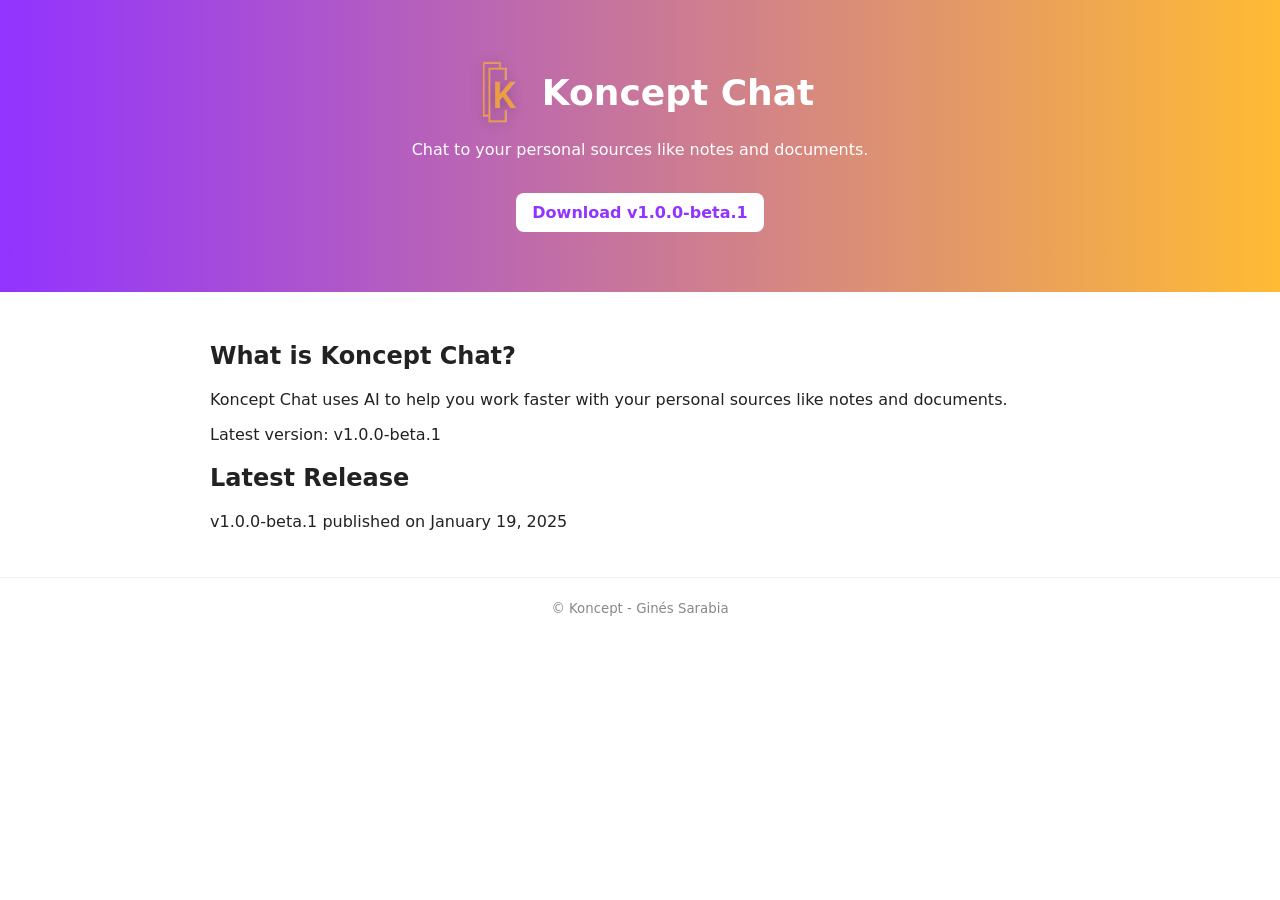
<file: index.html>
<!doctype html>
<html lang="en">
<head>
  <meta charset="utf-8" />
  <meta name="viewport" content="width=device-width, initial-scale=1" />
  <title>Koncept Chat</title>
  <link rel="stylesheet" href="styles.css" />
</head>
<body>
  <header class="hero">
    <div class="hero-inner">
      <div class="title-row">
        <img src="assets/koncept-logo.png" alt="Koncept" class="logo" />
        <h1>Koncept Chat</h1>
      </div>
      <p>Chat to your personal sources like notes and documents.</p>
      <a id="downloadBtn" class="cta" href="#" target="_blank" rel="noopener">Download v0.0.0</a>
    </div>
  </header>

  <main class="content">
    <section>
      <h2>What is Koncept Chat?</h2>
      <p>Koncept Chat uses AI to help you work faster with your personal sources like notes and documents.</p>
    </section>

    <section>
      <p id="latestVersionText">Latest version: v0.0.0</p>
      <h2>Latest Release</h2>
      <p>v1.0.0-beta.1 published on January 19, 2025</p>
    </section>
  </main>

  <footer class="footer">
    <small>© Koncept - Ginés Sarabia</small>
  </footer>
  <script>
    // Simple variables for manual updates (no manifest fetch)
    const VERSION = '1.0.0-beta.1';
    const DOWNLOAD_URL = `https://github.com/ginex/koncept-chat/releases/download/v${VERSION}/Koncept-Chat-Setup-${VERSION}.exe`;

    // Update UI using the variables above
    (function () {
      window.KONCEPT_VERSION = VERSION;
      const btn = document.getElementById('downloadBtn');
      const versionEl = document.getElementById('latestVersionText');
      if (versionEl) versionEl.textContent = `Latest version: v${VERSION}`;
      if (btn) {
        btn.textContent = `Download v${VERSION}`;
        btn.href = DOWNLOAD_URL;
      }
    })();
  </script>
</body>
</html>
</file>
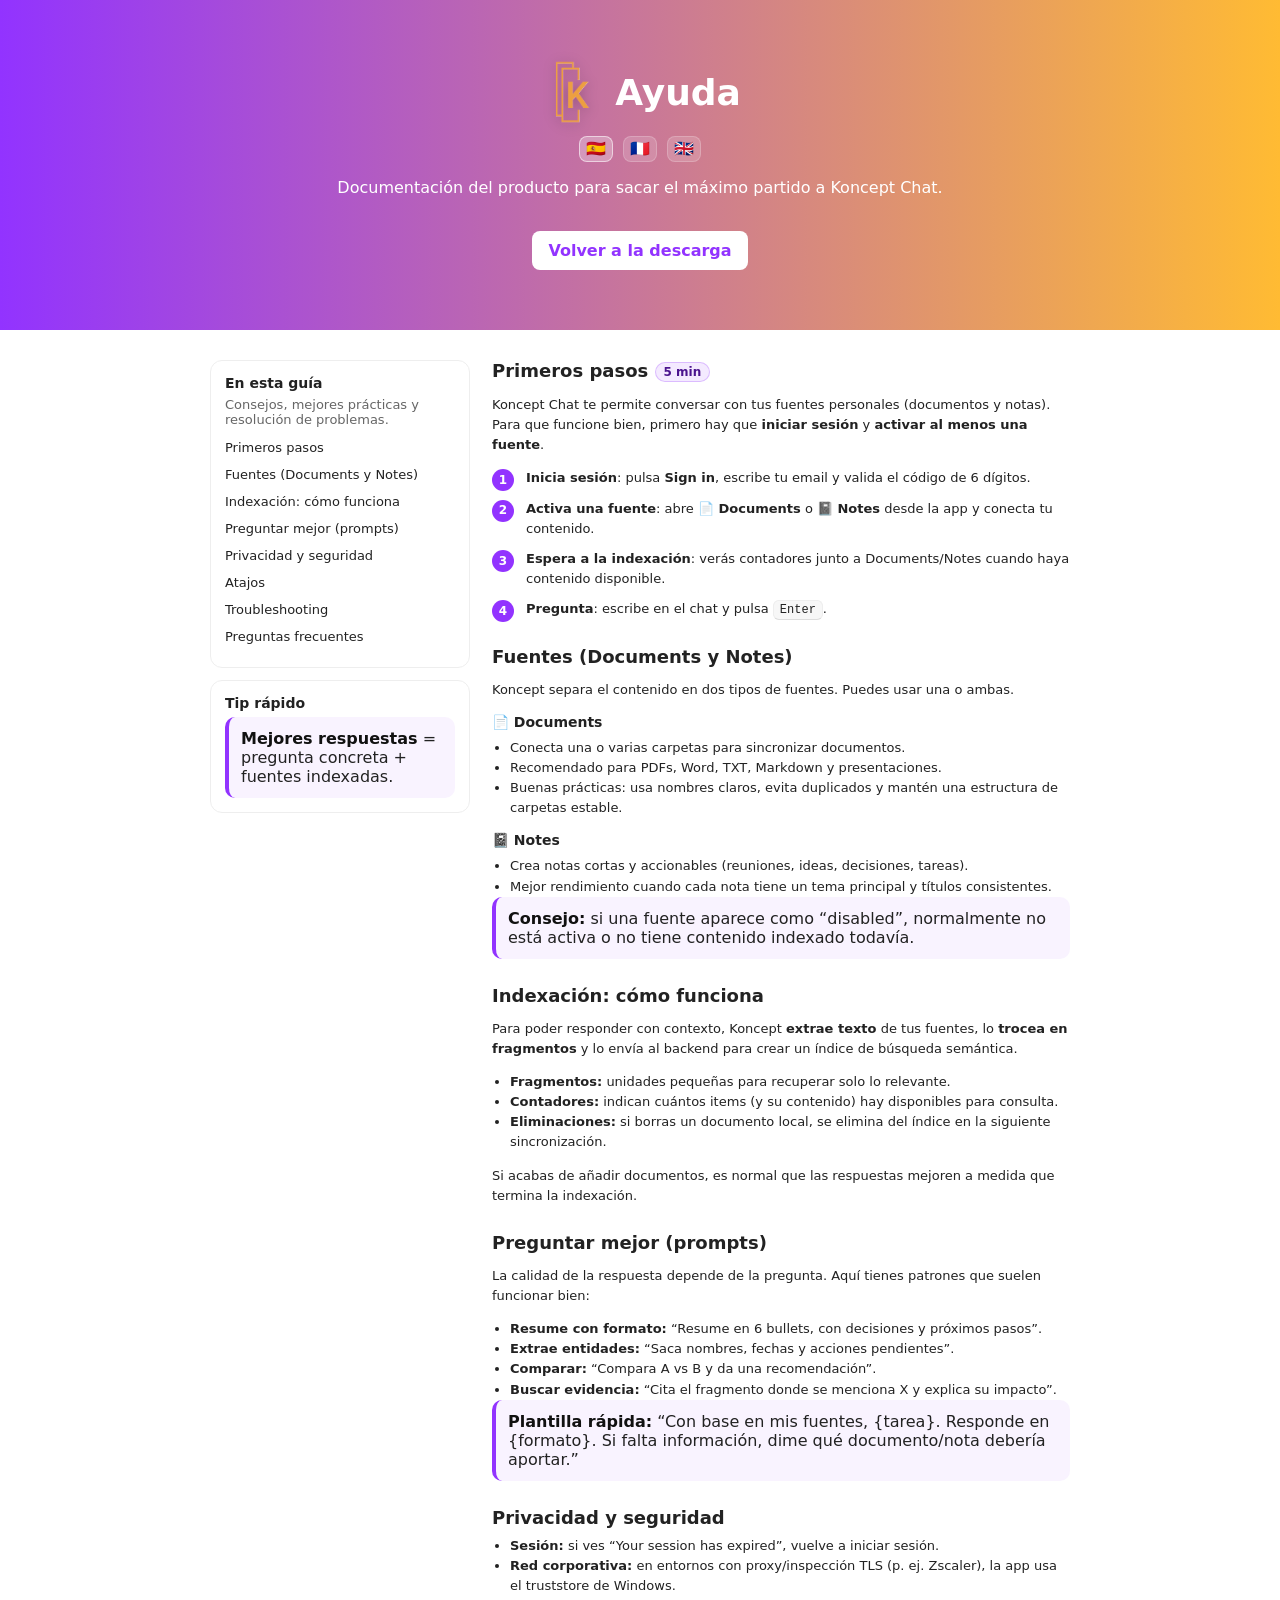
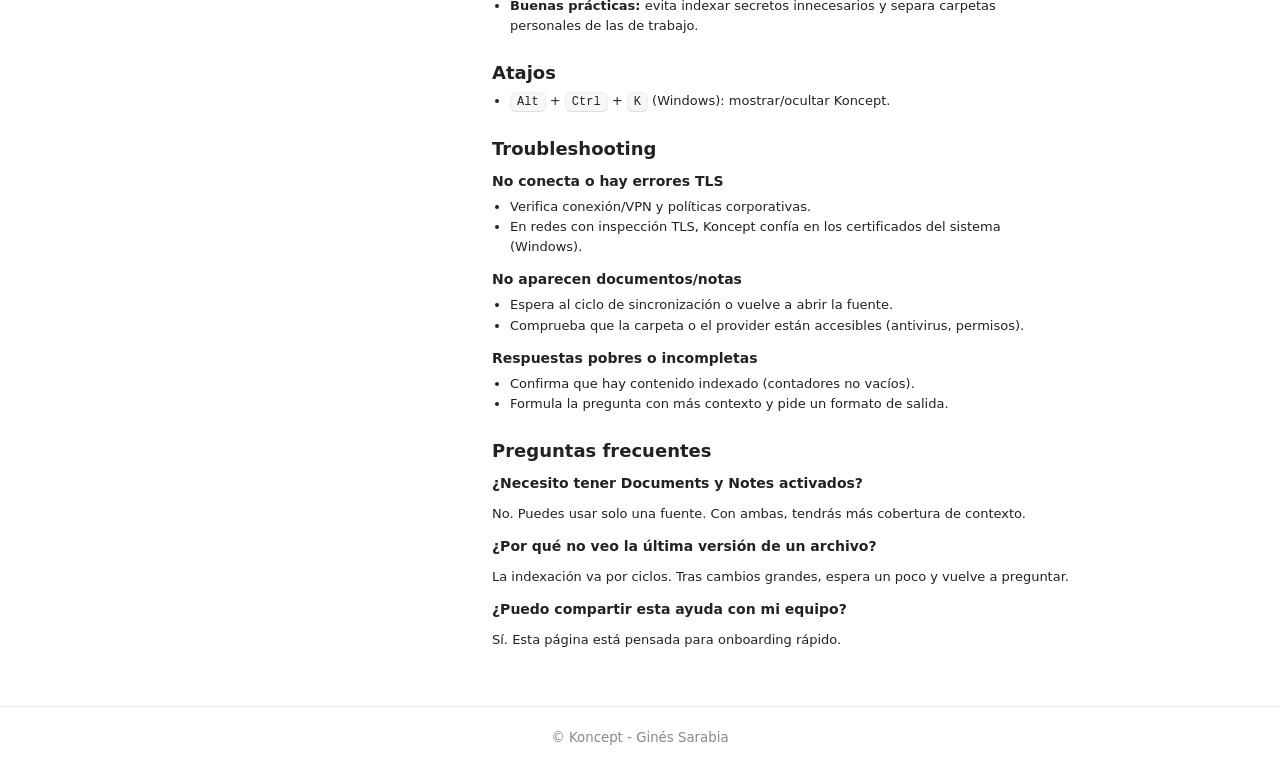
<file: help.es.html>
<!doctype html>
<html lang="es">
<head>
  <meta charset="utf-8" />
  <meta name="viewport" content="width=device-width, initial-scale=1" />
  <title>Koncept Chat — Ayuda</title>
  <link rel="stylesheet" href="styles.css" />
</head>
<body>
  <header class="hero">
    <div class="hero-inner">
      <div class="title-row">
        <img src="assets/koncept-logo.png" alt="Koncept" class="logo" />
        <h1>Ayuda</h1>
      </div>
      <div class="lang-switch" aria-label="Seleccionar idioma">
        <a class="lang-flag active" href="help.html" lang="es" hreflang="es" aria-label="Español" title="Español"><span>🇪🇸</span></a>
        <a class="lang-flag" href="help.fr.html" lang="fr" hreflang="fr" aria-label="Français" title="Français"><span>🇫🇷</span></a>
        <a class="lang-flag" href="help.en.html" lang="en" hreflang="en" aria-label="English" title="English"><span>🇬🇧</span></a>
      </div>
      <p>Documentación del producto para sacar el máximo partido a Koncept Chat.</p>
      <a class="cta" href="index.html">Volver a la descarga</a>
    </div>
  </header>

  <main class="content">
    <div class="docs-layout">
      <aside class="docs-aside">
        <div class="docs-card">
          <h2 class="docs-title">En esta guía</h2>
          <div class="docs-muted">Consejos, mejores prácticas y resolución de problemas.</div>
          <ul class="toc">
            <li><a href="#getting-started">Primeros pasos</a></li>
            <li><a href="#sources">Fuentes (Documents y Notes)</a></li>
            <li><a href="#indexing">Indexación: cómo funciona</a></li>
            <li><a href="#asking">Preguntar mejor (prompts)</a></li>
            <li><a href="#privacy">Privacidad y seguridad</a></li>
            <li><a href="#shortcuts">Atajos</a></li>
            <li><a href="#troubleshooting">Troubleshooting</a></li>
            <li><a href="#faq">Preguntas frecuentes</a></li>
          </ul>
        </div>

        <div class="docs-card">
          <h2 class="docs-title">Tip rápido</h2>
          <div class="callout">
            <b>Mejores respuestas</b> = pregunta concreta + fuentes indexadas.
          </div>
        </div>
      </aside>

      <div class="docs-main">
        <section id="getting-started">
          <h2>Primeros pasos <span class="badge">5 min</span></h2>
          <p>Koncept Chat te permite conversar con tus fuentes personales (documentos y notas). Para que funcione bien, primero hay que <b>iniciar sesión</b> y <b>activar al menos una fuente</b>.</p>
          <ol class="steps">
            <li><b>Inicia sesión</b>: pulsa <b>Sign in</b>, escribe tu email y valida el código de 6 dígitos.</li>
            <li><b>Activa una fuente</b>: abre <b>📄 Documents</b> o <b>📓 Notes</b> desde la app y conecta tu contenido.</li>
            <li><b>Espera a la indexación</b>: verás contadores junto a Documents/Notes cuando haya contenido disponible.</li>
            <li><b>Pregunta</b>: escribe en el chat y pulsa <span class="kbd">Enter</span>.</li>
          </ol>
        </section>

        <section id="sources">
          <h2>Fuentes (Documents y Notes)</h2>
          <p>Koncept separa el contenido en dos tipos de fuentes. Puedes usar una o ambas.</p>

          <h3>📄 Documents</h3>
          <ul>
            <li>Conecta una o varias carpetas para sincronizar documentos.</li>
            <li>Recomendado para PDFs, Word, TXT, Markdown y presentaciones.</li>
            <li>Buenas prácticas: usa nombres claros, evita duplicados y mantén una estructura de carpetas estable.</li>
          </ul>

          <h3>📓 Notes</h3>
          <ul>
            <li>Crea notas cortas y accionables (reuniones, ideas, decisiones, tareas).</li>
            <li>Mejor rendimiento cuando cada nota tiene un tema principal y títulos consistentes.</li>
          </ul>

          <div class="callout">
            <b>Consejo:</b> si una fuente aparece como “disabled”, normalmente no está activa o no tiene contenido indexado todavía.
          </div>
        </section>

        <section id="indexing">
          <h2>Indexación: cómo funciona</h2>
          <p>Para poder responder con contexto, Koncept <b>extrae texto</b> de tus fuentes, lo <b>trocea en fragmentos</b> y lo envía al backend para crear un índice de búsqueda semántica.</p>
          <ul>
            <li><b>Fragmentos:</b> unidades pequeñas para recuperar solo lo relevante.</li>
            <li><b>Contadores:</b> indican cuántos items (y su contenido) hay disponibles para consulta.</li>
            <li><b>Eliminaciones:</b> si borras un documento local, se elimina del índice en la siguiente sincronización.</li>
          </ul>
          <p class="docs-muted">Si acabas de añadir documentos, es normal que las respuestas mejoren a medida que termina la indexación.</p>
        </section>

        <section id="asking">
          <h2>Preguntar mejor (prompts)</h2>
          <p>La calidad de la respuesta depende de la pregunta. Aquí tienes patrones que suelen funcionar bien:</p>
          <ul>
            <li><b>Resume con formato:</b> “Resume en 6 bullets, con decisiones y próximos pasos”.</li>
            <li><b>Extrae entidades:</b> “Saca nombres, fechas y acciones pendientes”.</li>
            <li><b>Comparar:</b> “Compara A vs B y da una recomendación”.</li>
            <li><b>Buscar evidencia:</b> “Cita el fragmento donde se menciona X y explica su impacto”.</li>
          </ul>
          <div class="callout">
            <b>Plantilla rápida:</b> “Con base en mis fuentes, {tarea}. Responde en {formato}. Si falta información, dime qué documento/nota debería aportar.”
          </div>
        </section>

        <section id="privacy">
          <h2>Privacidad y seguridad</h2>
          <ul>
            <li><b>Sesión:</b> si ves “Your session has expired”, vuelve a iniciar sesión.</li>
            <li><b>Red corporativa:</b> en entornos con proxy/inspección TLS (p. ej. Zscaler), la app usa el truststore de Windows.</li>
            <li><b>Buenas prácticas:</b> evita indexar secretos innecesarios y separa carpetas personales de las de trabajo.</li>
          </ul>
        </section>

        <section id="shortcuts">
          <h2>Atajos</h2>
          <ul>
            <li><span class="kbd">Alt</span> + <span class="kbd">Ctrl</span> + <span class="kbd">K</span> (Windows): mostrar/ocultar Koncept.</li>
          </ul>
        </section>

        <section id="troubleshooting">
          <h2>Troubleshooting</h2>
          <h3>No conecta o hay errores TLS</h3>
          <ul>
            <li>Verifica conexión/VPN y políticas corporativas.</li>
            <li>En redes con inspección TLS, Koncept confía en los certificados del sistema (Windows).</li>
          </ul>

          <h3>No aparecen documentos/notas</h3>
          <ul>
            <li>Espera al ciclo de sincronización o vuelve a abrir la fuente.</li>
            <li>Comprueba que la carpeta o el provider están accesibles (antivirus, permisos).</li>
          </ul>

          <h3>Respuestas pobres o incompletas</h3>
          <ul>
            <li>Confirma que hay contenido indexado (contadores no vacíos).</li>
            <li>Formula la pregunta con más contexto y pide un formato de salida.</li>
          </ul>
        </section>

        <section id="faq">
          <h2>Preguntas frecuentes</h2>
          <h3>¿Necesito tener Documents y Notes activados?</h3>
          <p>No. Puedes usar solo una fuente. Con ambas, tendrás más cobertura de contexto.</p>

          <h3>¿Por qué no veo la última versión de un archivo?</h3>
          <p>La indexación va por ciclos. Tras cambios grandes, espera un poco y vuelve a preguntar.</p>

          <h3>¿Puedo compartir esta ayuda con mi equipo?</h3>
          <p>Sí. Esta página está pensada para onboarding rápido.</p>
        </section>
      </div>
    </div>
  </main>

  <footer class="footer">
    <small>© Koncept - Ginés Sarabia</small>
  </footer>
</body>
</html>
</file>
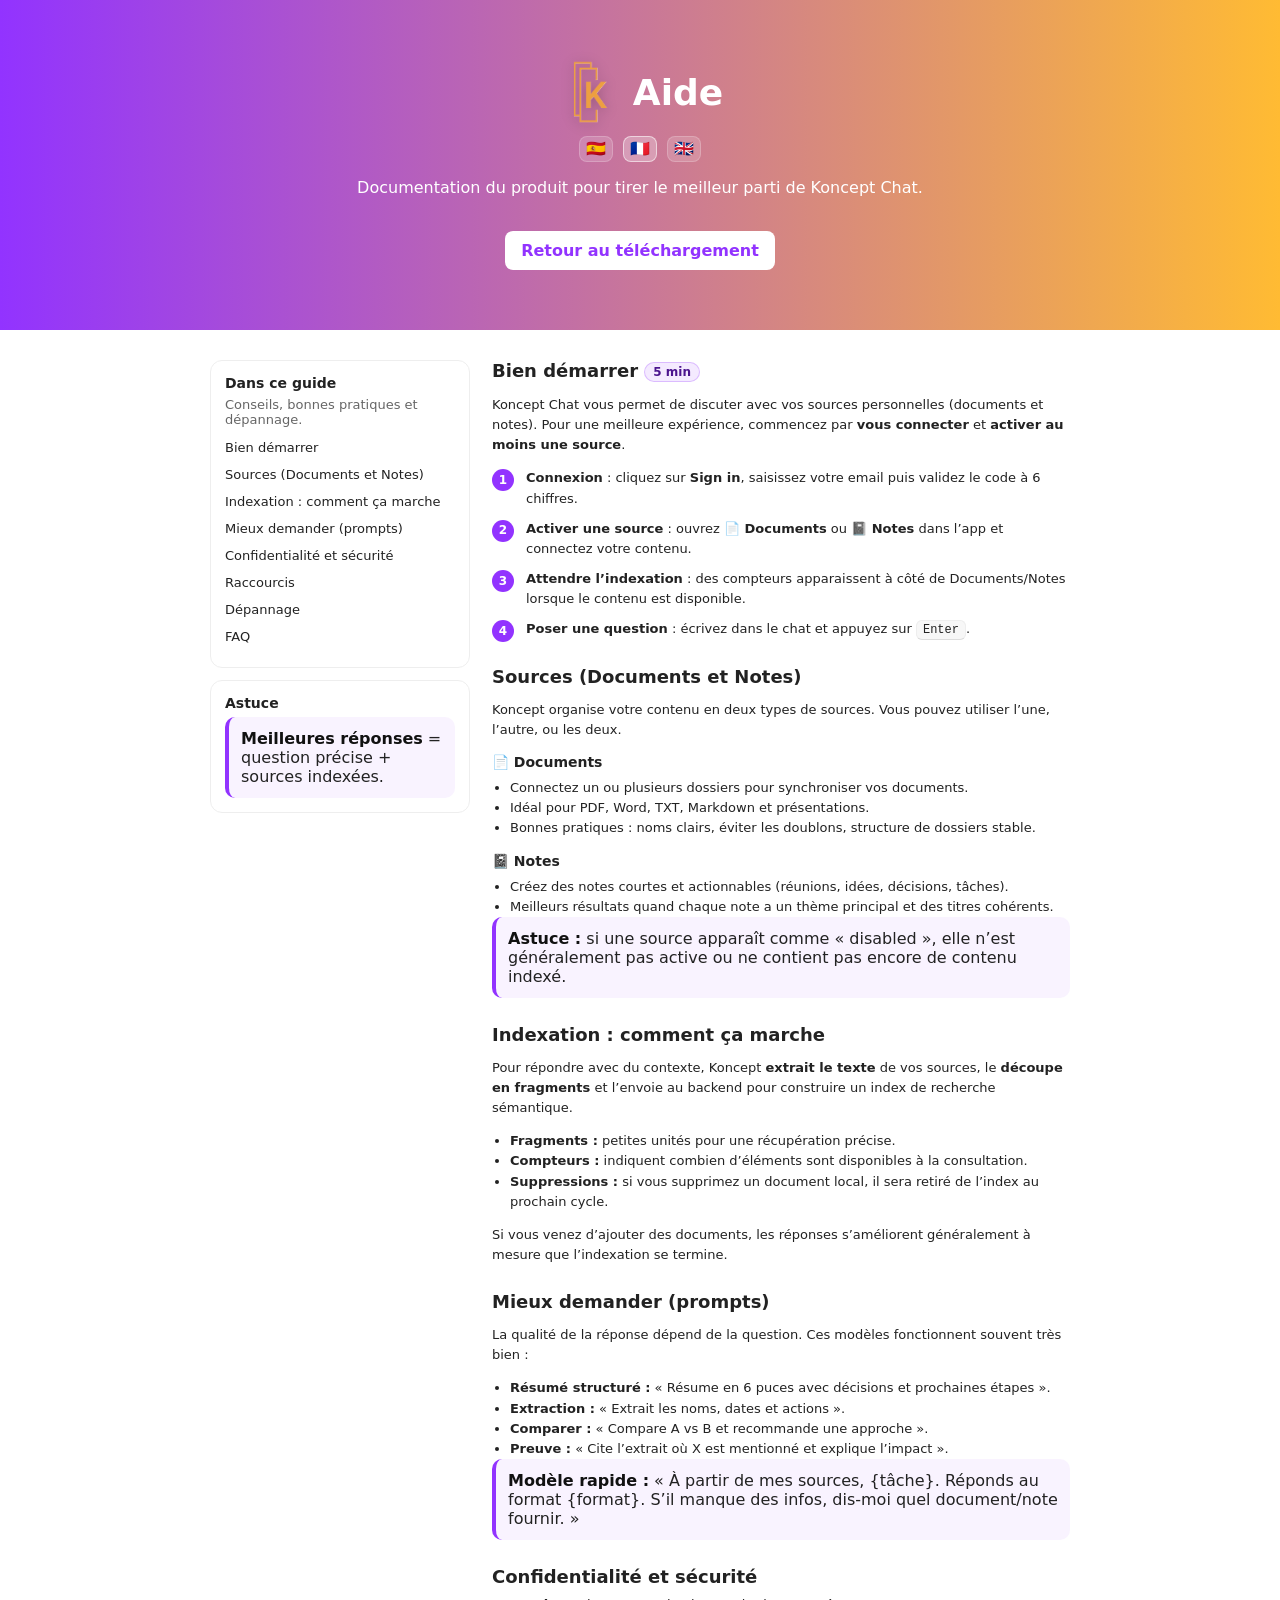
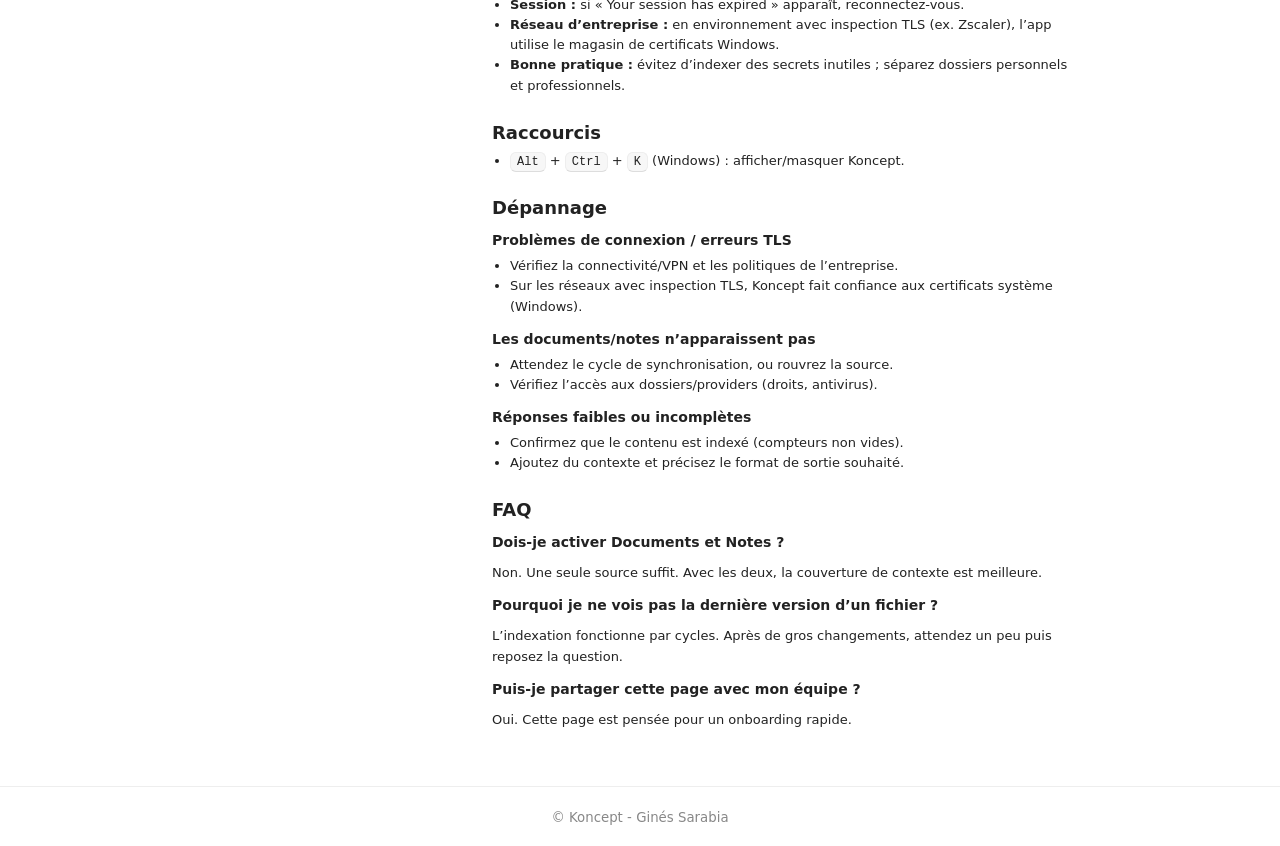
<file: help.fr.html>
<!doctype html>
<html lang="fr">
<head>
  <meta charset="utf-8" />
  <meta name="viewport" content="width=device-width, initial-scale=1" />
  <title>Koncept Chat — Aide</title>
  <link rel="stylesheet" href="styles.css" />
</head>
<body>
  <header class="hero">
    <div class="hero-inner">
      <div class="title-row">
        <img src="assets/koncept-logo.png" alt="Koncept" class="logo" />
        <h1>Aide</h1>
      </div>
      <div class="lang-switch" aria-label="Choisir la langue">
        <a class="lang-flag" href="help.es.html" lang="es" hreflang="es" aria-label="Español" title="Español"><span>🇪🇸</span></a>
        <a class="lang-flag active" href="help.fr.html" lang="fr" hreflang="fr" aria-label="Français" title="Français"><span>🇫🇷</span></a>
        <a class="lang-flag" href="help.html" lang="en" hreflang="en" aria-label="English" title="English"><span>🇬🇧</span></a>
      </div>
      <p>Documentation du produit pour tirer le meilleur parti de Koncept Chat.</p>
      <a class="cta" href="index.html">Retour au téléchargement</a>
    </div>
  </header>

  <main class="content">
    <div class="docs-layout">
      <aside class="docs-aside">
        <div class="docs-card">
          <h2 class="docs-title">Dans ce guide</h2>
          <div class="docs-muted">Conseils, bonnes pratiques et dépannage.</div>
          <ul class="toc">
            <li><a href="#getting-started">Bien démarrer</a></li>
            <li><a href="#sources">Sources (Documents et Notes)</a></li>
            <li><a href="#indexing">Indexation : comment ça marche</a></li>
            <li><a href="#asking">Mieux demander (prompts)</a></li>
            <li><a href="#privacy">Confidentialité et sécurité</a></li>
            <li><a href="#shortcuts">Raccourcis</a></li>
            <li><a href="#troubleshooting">Dépannage</a></li>
            <li><a href="#faq">FAQ</a></li>
          </ul>
        </div>

        <div class="docs-card">
          <h2 class="docs-title">Astuce</h2>
          <div class="callout">
            <b>Meilleures réponses</b> = question précise + sources indexées.
          </div>
        </div>
      </aside>

      <div class="docs-main">
        <section id="getting-started">
          <h2>Bien démarrer <span class="badge">5 min</span></h2>
          <p>Koncept Chat vous permet de discuter avec vos sources personnelles (documents et notes). Pour une meilleure expérience, commencez par <b>vous connecter</b> et <b>activer au moins une source</b>.</p>
          <ol class="steps">
            <li><b>Connexion</b> : cliquez sur <b>Sign in</b>, saisissez votre email puis validez le code à 6 chiffres.</li>
            <li><b>Activer une source</b> : ouvrez <b>📄 Documents</b> ou <b>📓 Notes</b> dans l’app et connectez votre contenu.</li>
            <li><b>Attendre l’indexation</b> : des compteurs apparaissent à côté de Documents/Notes lorsque le contenu est disponible.</li>
            <li><b>Poser une question</b> : écrivez dans le chat et appuyez sur <span class="kbd">Enter</span>.</li>
          </ol>
        </section>

        <section id="sources">
          <h2>Sources (Documents et Notes)</h2>
          <p>Koncept organise votre contenu en deux types de sources. Vous pouvez utiliser l’une, l’autre, ou les deux.</p>

          <h3>📄 Documents</h3>
          <ul>
            <li>Connectez un ou plusieurs dossiers pour synchroniser vos documents.</li>
            <li>Idéal pour PDF, Word, TXT, Markdown et présentations.</li>
            <li>Bonnes pratiques : noms clairs, éviter les doublons, structure de dossiers stable.</li>
          </ul>

          <h3>📓 Notes</h3>
          <ul>
            <li>Créez des notes courtes et actionnables (réunions, idées, décisions, tâches).</li>
            <li>Meilleurs résultats quand chaque note a un thème principal et des titres cohérents.</li>
          </ul>

          <div class="callout">
            <b>Astuce :</b> si une source apparaît comme « disabled », elle n’est généralement pas active ou ne contient pas encore de contenu indexé.
          </div>
        </section>

        <section id="indexing">
          <h2>Indexation : comment ça marche</h2>
          <p>Pour répondre avec du contexte, Koncept <b>extrait le texte</b> de vos sources, le <b>découpe en fragments</b> et l’envoie au backend pour construire un index de recherche sémantique.</p>
          <ul>
            <li><b>Fragments :</b> petites unités pour une récupération précise.</li>
            <li><b>Compteurs :</b> indiquent combien d’éléments sont disponibles à la consultation.</li>
            <li><b>Suppressions :</b> si vous supprimez un document local, il sera retiré de l’index au prochain cycle.</li>
          </ul>
          <p class="docs-muted">Si vous venez d’ajouter des documents, les réponses s’améliorent généralement à mesure que l’indexation se termine.</p>
        </section>

        <section id="asking">
          <h2>Mieux demander (prompts)</h2>
          <p>La qualité de la réponse dépend de la question. Ces modèles fonctionnent souvent très bien :</p>
          <ul>
            <li><b>Résumé structuré :</b> « Résume en 6 puces avec décisions et prochaines étapes ». </li>
            <li><b>Extraction :</b> « Extrait les noms, dates et actions ». </li>
            <li><b>Comparer :</b> « Compare A vs B et recommande une approche ». </li>
            <li><b>Preuve :</b> « Cite l’extrait où X est mentionné et explique l’impact ». </li>
          </ul>
          <div class="callout">
            <b>Modèle rapide :</b> « À partir de mes sources, {tâche}. Réponds au format {format}. S’il manque des infos, dis-moi quel document/note fournir. »
          </div>
        </section>

        <section id="privacy">
          <h2>Confidentialité et sécurité</h2>
          <ul>
            <li><b>Session :</b> si « Your session has expired » apparaît, reconnectez-vous.</li>
            <li><b>Réseau d’entreprise :</b> en environnement avec inspection TLS (ex. Zscaler), l’app utilise le magasin de certificats Windows.</li>
            <li><b>Bonne pratique :</b> évitez d’indexer des secrets inutiles ; séparez dossiers personnels et professionnels.</li>
          </ul>
        </section>

        <section id="shortcuts">
          <h2>Raccourcis</h2>
          <ul>
            <li><span class="kbd">Alt</span> + <span class="kbd">Ctrl</span> + <span class="kbd">K</span> (Windows) : afficher/masquer Koncept.</li>
          </ul>
        </section>

        <section id="troubleshooting">
          <h2>Dépannage</h2>
          <h3>Problèmes de connexion / erreurs TLS</h3>
          <ul>
            <li>Vérifiez la connectivité/VPN et les politiques de l’entreprise.</li>
            <li>Sur les réseaux avec inspection TLS, Koncept fait confiance aux certificats système (Windows).</li>
          </ul>

          <h3>Les documents/notes n’apparaissent pas</h3>
          <ul>
            <li>Attendez le cycle de synchronisation, ou rouvrez la source.</li>
            <li>Vérifiez l’accès aux dossiers/providers (droits, antivirus).</li>
          </ul>

          <h3>Réponses faibles ou incomplètes</h3>
          <ul>
            <li>Confirmez que le contenu est indexé (compteurs non vides).</li>
            <li>Ajoutez du contexte et précisez le format de sortie souhaité.</li>
          </ul>
        </section>

        <section id="faq">
          <h2>FAQ</h2>
          <h3>Dois‑je activer Documents et Notes ?</h3>
          <p>Non. Une seule source suffit. Avec les deux, la couverture de contexte est meilleure.</p>

          <h3>Pourquoi je ne vois pas la dernière version d’un fichier ?</h3>
          <p>L’indexation fonctionne par cycles. Après de gros changements, attendez un peu puis reposez la question.</p>

          <h3>Puis‑je partager cette page avec mon équipe ?</h3>
          <p>Oui. Cette page est pensée pour un onboarding rapide.</p>
        </section>
      </div>
    </div>
  </main>

  <footer class="footer">
    <small>© Koncept - Ginés Sarabia</small>
  </footer>
</body>
</html>
</file>
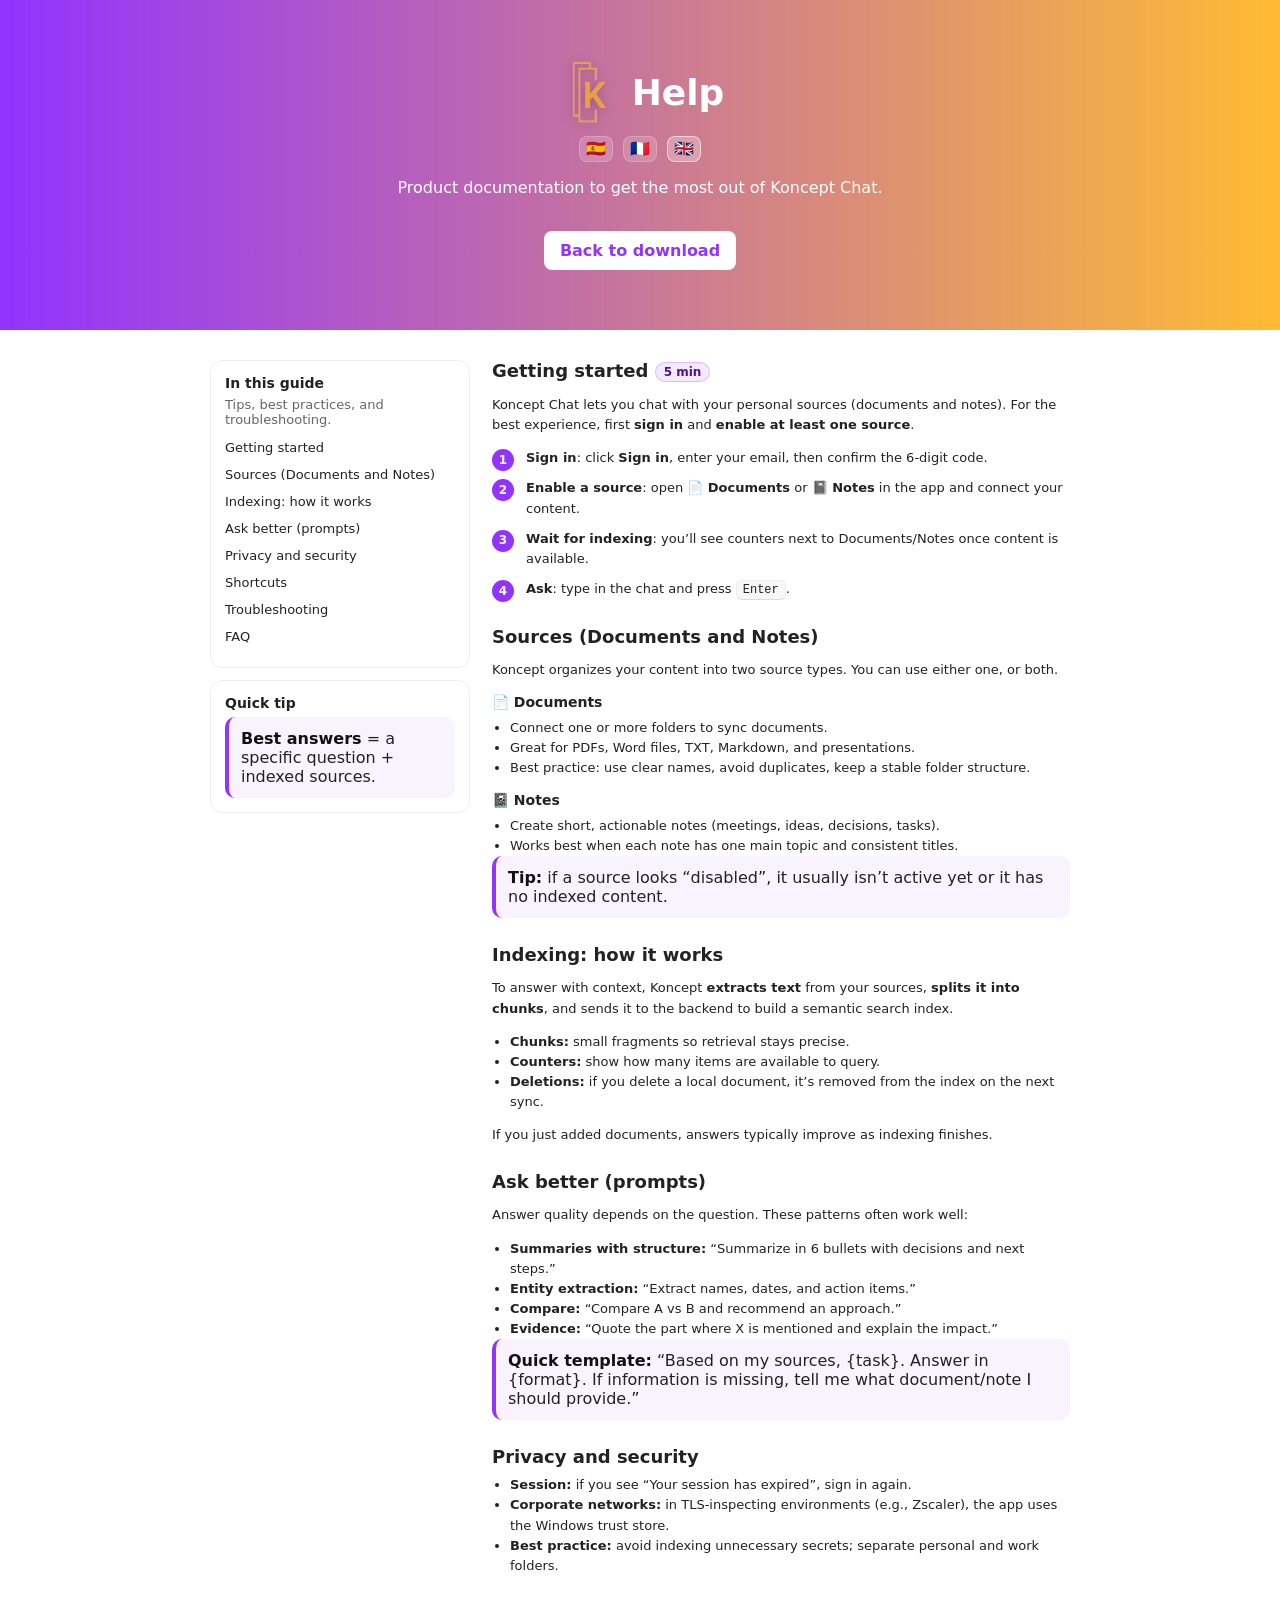
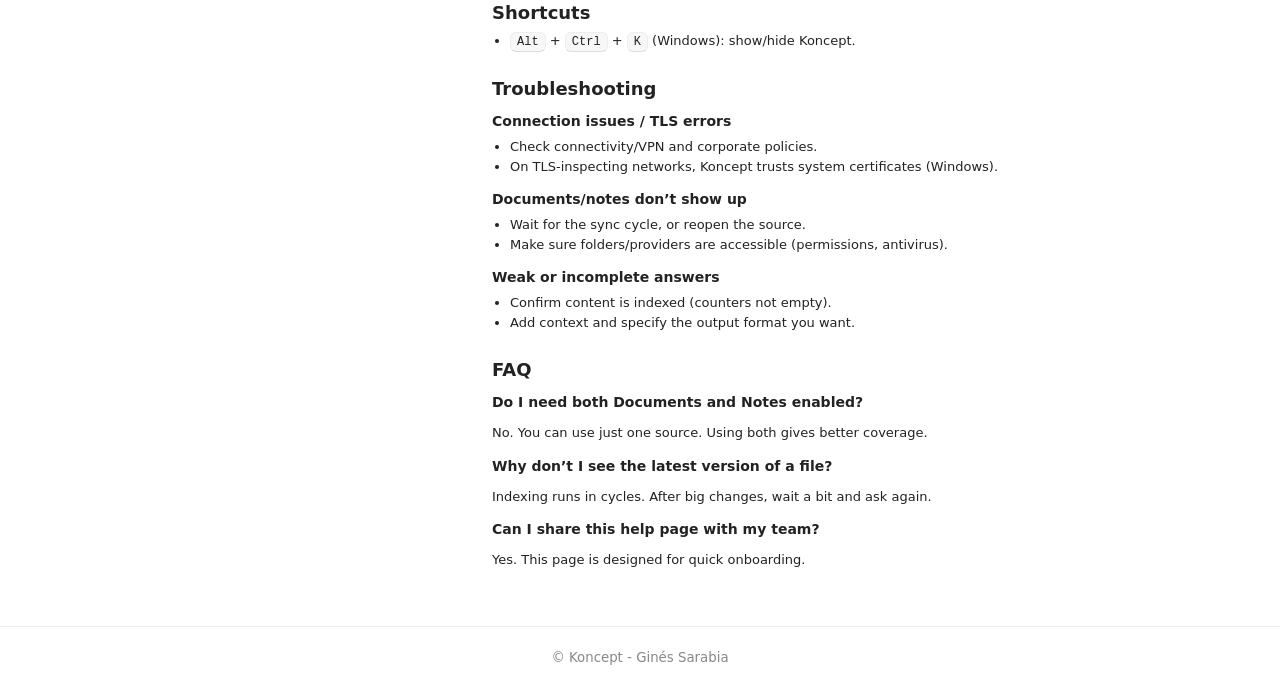
<file: help.html>
<!doctype html>
<html lang="en">
<head>
  <meta charset="utf-8" />
  <meta name="viewport" content="width=device-width, initial-scale=1" />
  <title>Koncept Chat — Help</title>
  <link rel="stylesheet" href="styles.css" />
</head>
<body>
  <header class="hero">
    <div class="hero-inner">
      <div class="title-row">
        <img src="assets/koncept-logo.png" alt="Koncept" class="logo" />
        <h1>Help</h1>
      </div>
      <div class="lang-switch" aria-label="Select language">
        <a class="lang-flag" href="help.es.html" lang="es" hreflang="es" aria-label="Español" title="Español"><span>🇪🇸</span></a>
        <a class="lang-flag" href="help.fr.html" lang="fr" hreflang="fr" aria-label="Français" title="Français"><span>🇫🇷</span></a>
        <a class="lang-flag active" href="help.html" lang="en" hreflang="en" aria-label="English" title="English"><span>🇬🇧</span></a>
      </div>
      <p>Product documentation to get the most out of Koncept Chat.</p>
      <a class="cta" href="index.html">Back to download</a>
    </div>
  </header>

  <main class="content">
    <div class="docs-layout">
      <aside class="docs-aside">
        <div class="docs-card">
          <h2 class="docs-title">In this guide</h2>
          <div class="docs-muted">Tips, best practices, and troubleshooting.</div>
          <ul class="toc">
            <li><a href="#getting-started">Getting started</a></li>
            <li><a href="#sources">Sources (Documents and Notes)</a></li>
            <li><a href="#indexing">Indexing: how it works</a></li>
            <li><a href="#asking">Ask better (prompts)</a></li>
            <li><a href="#privacy">Privacy and security</a></li>
            <li><a href="#shortcuts">Shortcuts</a></li>
            <li><a href="#troubleshooting">Troubleshooting</a></li>
            <li><a href="#faq">FAQ</a></li>
          </ul>
        </div>

        <div class="docs-card">
          <h2 class="docs-title">Quick tip</h2>
          <div class="callout">
            <b>Best answers</b> = a specific question + indexed sources.
          </div>
        </div>
      </aside>

      <div class="docs-main">
        <section id="getting-started">
          <h2>Getting started <span class="badge">5 min</span></h2>
          <p>Koncept Chat lets you chat with your personal sources (documents and notes). For the best experience, first <b>sign in</b> and <b>enable at least one source</b>.</p>
          <ol class="steps">
            <li><b>Sign in</b>: click <b>Sign in</b>, enter your email, then confirm the 6‑digit code.</li>
            <li><b>Enable a source</b>: open <b>📄 Documents</b> or <b>📓 Notes</b> in the app and connect your content.</li>
            <li><b>Wait for indexing</b>: you’ll see counters next to Documents/Notes once content is available.</li>
            <li><b>Ask</b>: type in the chat and press <span class="kbd">Enter</span>.</li>
          </ol>
        </section>

        <section id="sources">
          <h2>Sources (Documents and Notes)</h2>
          <p>Koncept organizes your content into two source types. You can use either one, or both.</p>

          <h3>📄 Documents</h3>
          <ul>
            <li>Connect one or more folders to sync documents.</li>
            <li>Great for PDFs, Word files, TXT, Markdown, and presentations.</li>
            <li>Best practice: use clear names, avoid duplicates, keep a stable folder structure.</li>
          </ul>

          <h3>📓 Notes</h3>
          <ul>
            <li>Create short, actionable notes (meetings, ideas, decisions, tasks).</li>
            <li>Works best when each note has one main topic and consistent titles.</li>
          </ul>

          <div class="callout">
            <b>Tip:</b> if a source looks “disabled”, it usually isn’t active yet or it has no indexed content.
          </div>
        </section>

        <section id="indexing">
          <h2>Indexing: how it works</h2>
          <p>To answer with context, Koncept <b>extracts text</b> from your sources, <b>splits it into chunks</b>, and sends it to the backend to build a semantic search index.</p>
          <ul>
            <li><b>Chunks:</b> small fragments so retrieval stays precise.</li>
            <li><b>Counters:</b> show how many items are available to query.</li>
            <li><b>Deletions:</b> if you delete a local document, it’s removed from the index on the next sync.</li>
          </ul>
          <p class="docs-muted">If you just added documents, answers typically improve as indexing finishes.</p>
        </section>

        <section id="asking">
          <h2>Ask better (prompts)</h2>
          <p>Answer quality depends on the question. These patterns often work well:</p>
          <ul>
            <li><b>Summaries with structure:</b> “Summarize in 6 bullets with decisions and next steps.”</li>
            <li><b>Entity extraction:</b> “Extract names, dates, and action items.”</li>
            <li><b>Compare:</b> “Compare A vs B and recommend an approach.”</li>
            <li><b>Evidence:</b> “Quote the part where X is mentioned and explain the impact.”</li>
          </ul>
          <div class="callout">
            <b>Quick template:</b> “Based on my sources, {task}. Answer in {format}. If information is missing, tell me what document/note I should provide.”
          </div>
        </section>

        <section id="privacy">
          <h2>Privacy and security</h2>
          <ul>
            <li><b>Session:</b> if you see “Your session has expired”, sign in again.</li>
            <li><b>Corporate networks:</b> in TLS‑inspecting environments (e.g., Zscaler), the app uses the Windows trust store.</li>
            <li><b>Best practice:</b> avoid indexing unnecessary secrets; separate personal and work folders.</li>
          </ul>
        </section>

        <section id="shortcuts">
          <h2>Shortcuts</h2>
          <ul>
            <li><span class="kbd">Alt</span> + <span class="kbd">Ctrl</span> + <span class="kbd">K</span> (Windows): show/hide Koncept.</li>
          </ul>
        </section>

        <section id="troubleshooting">
          <h2>Troubleshooting</h2>
          <h3>Connection issues / TLS errors</h3>
          <ul>
            <li>Check connectivity/VPN and corporate policies.</li>
            <li>On TLS‑inspecting networks, Koncept trusts system certificates (Windows).</li>
          </ul>

          <h3>Documents/notes don’t show up</h3>
          <ul>
            <li>Wait for the sync cycle, or reopen the source.</li>
            <li>Make sure folders/providers are accessible (permissions, antivirus).</li>
          </ul>

          <h3>Weak or incomplete answers</h3>
          <ul>
            <li>Confirm content is indexed (counters not empty).</li>
            <li>Add context and specify the output format you want.</li>
          </ul>
        </section>

        <section id="faq">
          <h2>FAQ</h2>
          <h3>Do I need both Documents and Notes enabled?</h3>
          <p>No. You can use just one source. Using both gives better coverage.</p>

          <h3>Why don’t I see the latest version of a file?</h3>
          <p>Indexing runs in cycles. After big changes, wait a bit and ask again.</p>

          <h3>Can I share this help page with my team?</h3>
          <p>Yes. This page is designed for quick onboarding.</p>
        </section>
      </div>
    </div>
  </main>

  <footer class="footer">
    <small>© Koncept - Ginés Sarabia</small>
  </footer>
</body>
</html>
</file>
<file: styles.css>
* { box-sizing: border-box; }
html, body { margin: 0; padding: 0; font-family: system-ui, Arial, sans-serif; color: #222; }
.hero { background: linear-gradient(90deg, #9233ff, #ffbb33); color: #fff; padding: 60px 20px; text-align: center; }
.hero-inner { max-width: 900px; margin: 0 auto; }
.title-row { display: flex; align-items: center; justify-content: center; gap: 12px; }
.logo { height: 64px; width: auto; filter: drop-shadow(0 2px 6px rgba(0,0,0,0.25)); }
h1 { margin: 8px 0; font-size: 36px; }
.cta { display: inline-block; margin-top: 18px; padding: 10px 16px; border-radius: 8px; background: #fff; color: #9233ff; text-decoration: none; font-weight: 600; }
.cta:hover { filter: brightness(0.97); }
.version { margin-top: 10px; font-size: 14px; opacity: 0.9; }
.content { padding: 30px 20px; max-width: 900px; margin: 0 auto; }
.code { background: #f7f7f7; border: 1px solid #eee; border-radius: 8px; padding: 12px; overflow-x: auto; }
.footer { padding: 20px; text-align: center; color: #888; border-top: 1px solid #eee; }

/* Docs layout (help.html) */
.docs-layout { display: grid; grid-template-columns: 260px 1fr; gap: 22px; align-items: start; }
.docs-aside { position: sticky; top: 18px; }
.docs-card { background: #fff; border: 1px solid #eee; border-radius: 12px; padding: 14px; }
.docs-card + .docs-card { margin-top: 12px; }
.docs-title { margin: 0 0 6px 0; font-size: 14px; }
.docs-muted { color: #666; font-size: 13px; }
.toc { margin: 10px 0 0 0; padding: 0; list-style: none; }
.toc li { margin: 8px 0; }
.toc a { color: #222; text-decoration: none; font-size: 13px; }
.toc a:hover { text-decoration: underline; }

.docs-main section { margin-bottom: 26px; }
.docs-main h2 { margin: 0 0 8px 0; font-size: 18px; }
.docs-main h3 { margin: 14px 0 8px 0; font-size: 14px; }
.docs-main p, .docs-main li { font-size: 13px; line-height: 1.55; color: #222; }
.docs-main ul { margin: 8px 0 0 18px; padding: 0; }
.badge { display: inline-block; font-size: 12px; padding: 2px 8px; border-radius: 999px; background: rgba(146,51,255,0.10); border: 1px solid rgba(146,51,255,0.25); color: #4b148e; vertical-align: middle; }
.callout { border-left: 4px solid #9233ff; background: rgba(146,51,255,0.06); border-radius: 10px; padding: 12px 12px; }
.callout b { color: #111; }
.steps { counter-reset: step; list-style: none; padding: 0; margin: 10px 0 0 0; }
.steps li { counter-increment: step; margin: 10px 0; padding-left: 34px; position: relative; }
.steps li::before { content: counter(step); position: absolute; left: 0; top: 1px; width: 22px; height: 22px; border-radius: 999px; background: #9233ff; color: #fff; font-weight: 700; font-size: 12px; display: inline-flex; align-items: center; justify-content: center; }
.kbd { font-family: ui-monospace, SFMono-Regular, Menlo, Monaco, Consolas, "Liberation Mono", "Courier New", monospace; background: #f7f7f7; border: 1px solid #eee; border-bottom-color: #ddd; padding: 2px 6px; border-radius: 6px; font-size: 12px; }

.lang-switch { display: inline-flex; gap: 10px; align-items: center; justify-content: center; margin-top: 12px; }
.lang-flag { display: inline-flex; width: 34px; height: 26px; align-items: center; justify-content: center; border-radius: 8px; text-decoration: none; background: rgba(255,255,255,0.16); border: 1px solid rgba(255,255,255,0.20); }
.lang-flag:hover { background: rgba(255,255,255,0.22); }
.lang-flag:focus { outline: 2px solid rgba(255,255,255,0.85); outline-offset: 2px; }
.lang-flag.active { background: rgba(255,255,255,0.28); border-color: rgba(255,255,255,0.55); }
.lang-flag span { font-size: 16px; line-height: 1; }

@media (max-width: 860px) {
	.docs-layout { grid-template-columns: 1fr; }
	.docs-aside { position: static; }
}
</file>
